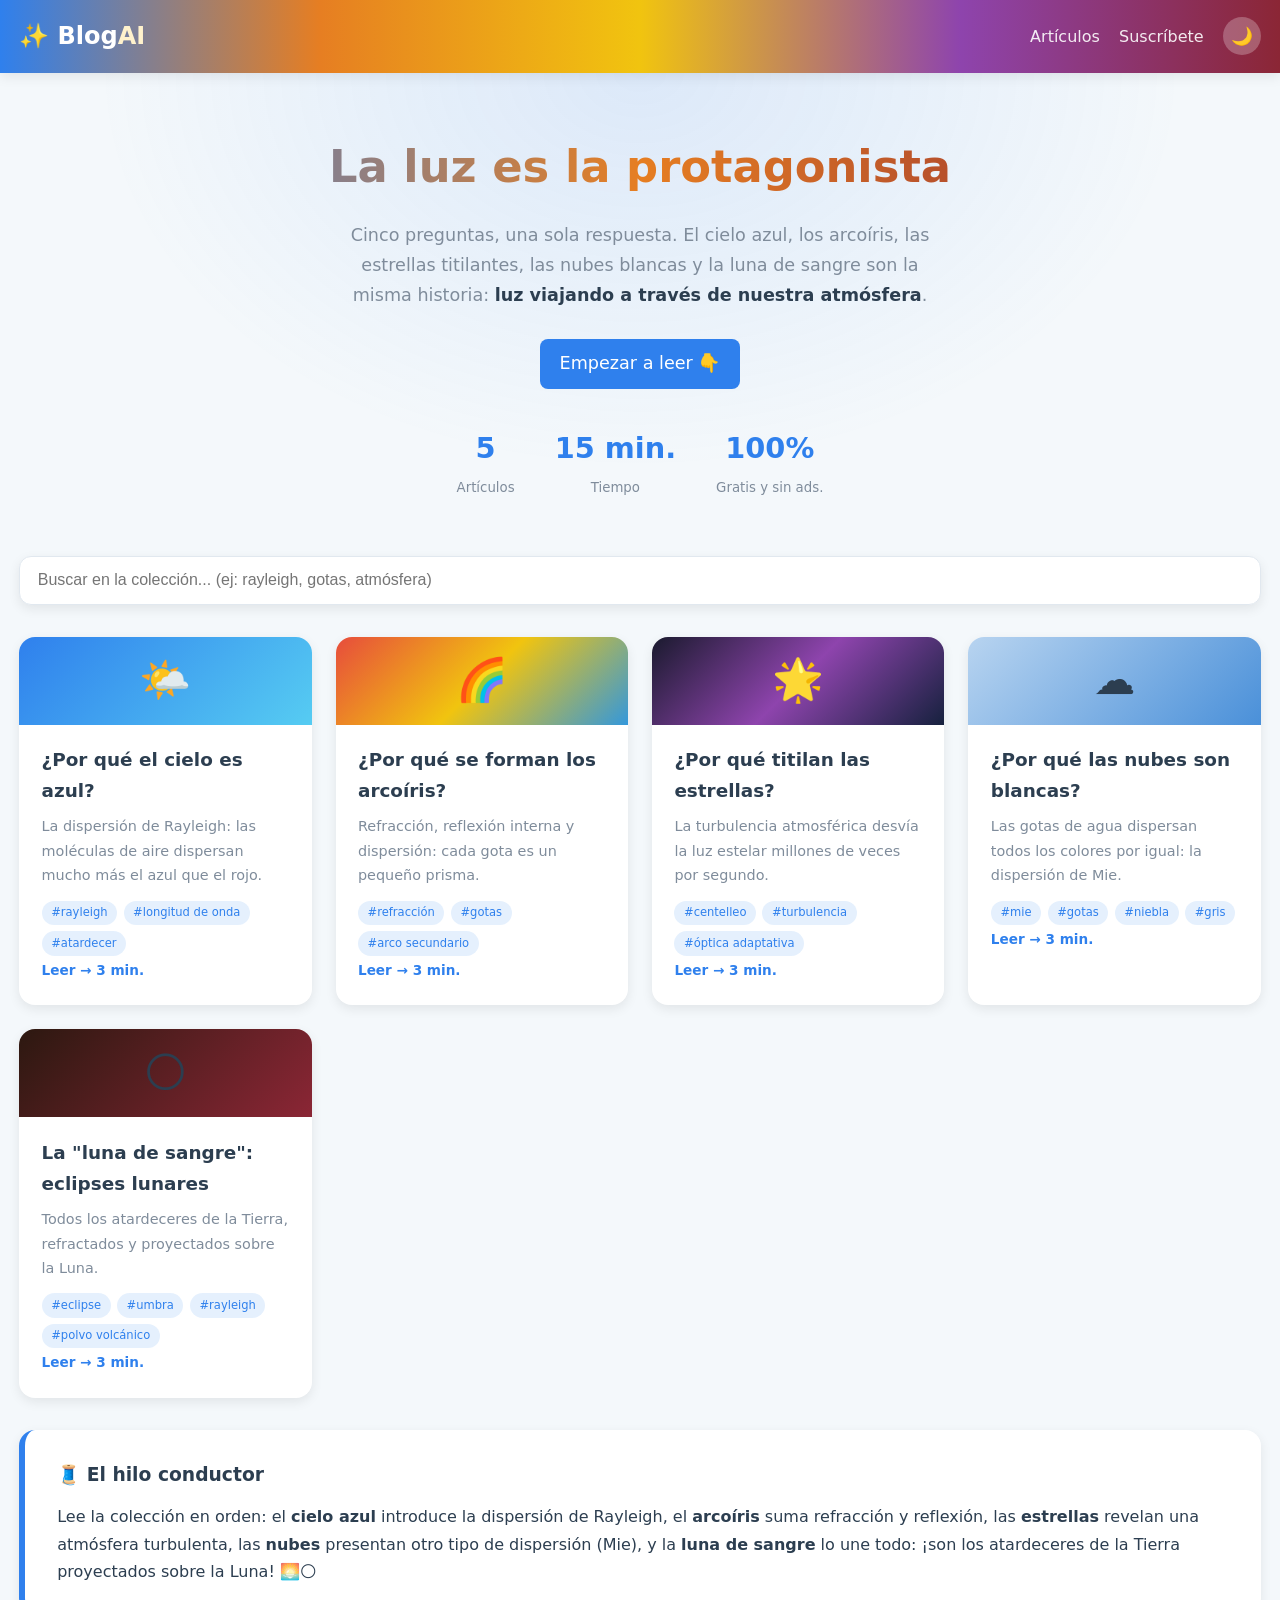
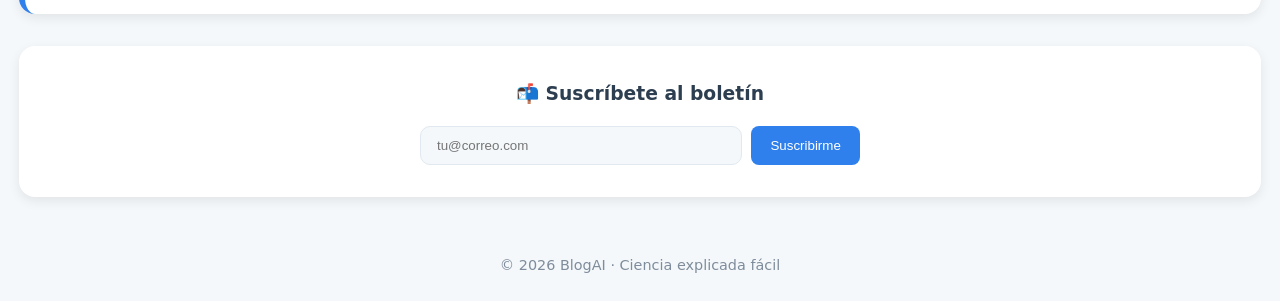
<file: index.html>
<!DOCTYPE html>
<html lang="es">
<head>
  <meta charset="UTF-8">
  <meta name="viewport" content="width=device-width, initial-scale=1.0">
  <title>Cielo Azul Blog · La ciencia del cielo explicada fácil</title>
  <link rel="stylesheet" href="styles.css">
</head>
<body>
  <!-- Fondo animado de partículas de luz -->
  <div class="lightfield" aria-hidden="true"></div>

  <!-- Barra de progreso -->
  <div id="progress-bar"></div>

  <header class="site-header">
    <div class="container header-content">
      <h1 class="logo">✨ Blog<span>AI</span></h1>
      <nav>
        <a href="#articulos" class="nav-link">Artículos</a>
        <a href="#suscripcion" class="nav-link">Suscríbete</a>
        <button id="theme-toggle" title="Cambiar tema">🌙</button>
      </nav>
    </div>
  </header>

  <!-- Hero -->
  <section class="hero">
    <div class="container hero-content">
      <h2>La luz es la protagonista</h2>
      <p class="hero-sub">
        Cinco preguntas, una sola respuesta. El cielo azul, los arcoíris, las estrellas
        titilantes, las nubes blancas y la luna de sangre son la misma historia:
        <strong>luz viajando a través de nuestra atmósfera</strong>.
      </p>
      <a href="#articulos" class="btn btn-primary btn-big">Empezar a leer 👇</a>
      <div class="hero-stats">
        <div class="stat"><span id="stat-posts">5</span><small>Artículos</small></div>
        <div class="stat"><span>15 min.</span><small>Tiempo</small></div>
        <div class="stat"><span>100%</span><small>Gratis y sin ads.</small></div>
      </div>
    </div>
  </section>

  <main class="container" id="articulos">
    <!-- Buscador -->
    <div class="search-bar">
      <input type="text" id="search-input" placeholder="Buscar en la colección... (ej: rayleigh, gotas, atmósfera)">
    </div>

    <!-- Las tarjetas se generan con JS -->
    <div class="cards-grid" id="cards-grid"></div>
    <p id="no-results" class="msg">No se encontraron artículos para tu búsqueda. 🔍</p>

    <!-- Hilo conductor -->
    <section class="thread">
      <h3>🧵 El hilo conductor</h3>
      <p>
        Lee la colección en orden: el <strong>cielo azul</strong> introduce la dispersión de Rayleigh,
        el <strong>arcoíris</strong> suma refracción y reflexión, las <strong>estrellas</strong> revelan
        una atmósfera turbulenta, las <strong>nubes</strong> presentan otro tipo de dispersión (Mie),
        y la <strong>luna de sangre</strong> lo une todo: ¡son los atardeceres de la Tierra proyectados
        sobre la Luna! 🌅🌕
      </p>
    </section>

    <!-- Suscripción -->
    <section class="subscribe-section" id="suscripcion">
      <h3>📬 Suscríbete al boletín</h3>
      <form id="subscribe-form">
        <input type="email" id="subscribe-email" placeholder="tu@correo.com" required>
        <button type="submit" class="btn btn-primary">Suscribirme</button>
      </form>
      <p id="subscribe-msg" class="msg"></p>
    </section>
  </main>

  <footer class="site-footer">
    <p>© <span id="year"></span> BlogAI · Ciencia explicada fácil</p>
  </footer>

  <div id="toast"></div>

  <script src="script.js"></script>
</body>
</html>
</file>
<file: styles.css>
/* ====== Variables y modo oscuro ====== */
:root {
  --bg: #f4f8fb;
  --surface: #ffffff;
  --text: #2c3e50;
  --accent: #2f80ed;
  --accent-hover: #1b66c9;
  --muted: #7f8c9b;
  --border: #e1e8ef;
  --shadow: 0 4px 12px rgba(0, 0, 0, 0.08);
}

body.dark {
  --bg: #0f172a;
  --surface: #1e293b;
  --text: #e2e8f0;
  --accent: #60a5fa;
  --accent-hover: #93c5fd;
  --muted: #94a3b8;
  --border: #334155;
  --shadow: 0 4px 12px rgba(0, 0, 0, 0.4);
}

* { margin: 0; padding: 0; box-sizing: border-box; }

body {
  font-family: 'Segoe UI', system-ui, sans-serif;
  background: var(--bg);
  color: var(--text);
  line-height: 1.7;
  transition: background 0.3s, color 0.3s;
}

.container { max-width: 1400px; margin: 0 auto; padding: 0 1.2rem; }

/* ====== Fondo de puntos de luz ====== */
.lightfield {
  position: fixed;
  inset: 0;
  z-index: -1;
  pointer-events: none;
  background-image:
    radial-gradient(1px 1px at 15% 25%, #2f80ed44, transparent),
    radial-gradient(1px 1px at 45% 65%, #f6c44544, transparent),
    radial-gradient(2px 2px at 75% 35%, #e74c3c33, transparent),
    radial-gradient(1px 1px at 25% 80%, #2ecc7144, transparent),
    radial-gradient(1px 1px at 90% 75%, #9b59b644, transparent);
  background-size: 500px 500px;
  opacity: 0;
  transition: opacity 0.6s;
}
body.dark .lightfield { opacity: 1; animation: glow 4s ease-in-out infinite alternate; }
@keyframes glow { from { opacity: 0.4; } to { opacity: 1; } }

/* ====== Barra de progreso ====== */
#progress-bar {
  position: fixed;
  top: 0; left: 0;
  height: 4px;
  width: 0%;
  background: linear-gradient(90deg, #2f80ed, #e67e22, #f6c445, #4a90d9, #8b2635);
  z-index: 1000;
  transition: width 0.1s;
}

/* ====== Header ====== */
.site-header {
  background: linear-gradient(90deg, #2f80ed, #e67e22, #f1c40f, #8e44ad, #8b2635);
  color: #fff;
  padding: 1rem 0;
  position: sticky;
  top: 0;
  box-shadow: var(--shadow);
  z-index: 900;
}

.header-content {
  display: flex;
  justify-content: space-between;
  align-items: center;
  flex-wrap: wrap;
  gap: 0.5rem;
}

.logo { font-size: 1.5rem; }
.logo span { color: #fff2cc; }

nav { display: flex; align-items: center; gap: 1.2rem; }
.nav-link {
  color: #fff;
  text-decoration: none;
  opacity: 0.9;
  font-weight: 500;
}
.nav-link:hover { opacity: 1; text-decoration: underline; }

#theme-toggle {
  background: rgba(255, 255, 255, 0.25);
  border: none;
  border-radius: 50%;
  width: 38px; height: 38px;
  font-size: 1.1rem;
  cursor: pointer;
  transition: transform 0.2s;
}
#theme-toggle:hover { transform: scale(1.1); }

/* ====== Hero ====== */
.hero {
  text-align: center;
  padding: 3.5rem 1.2rem 2.5rem;
  background:
    radial-gradient(ellipse at top, rgba(47, 128, 237, 0.12), transparent 60%);
}
.hero h2 {
  font-size: clamp(1.8rem, 4vw, 2.8rem);
  margin-bottom: 1rem;
  background: linear-gradient(90deg, #2f80ed, #e67e22, #8b2635);
  -webkit-background-clip: text;
  background-clip: text;
  -webkit-text-fill-color: transparent;
}
.hero-sub {
  max-width: 620px;
  margin: 0 auto 1.8rem;
  color: var(--muted);
  font-size: 1.1rem;
}
.hero-sub strong { color: var(--text); }

.btn-big { font-size: 1.1rem; padding: 0.8rem 2rem; }

.hero-stats {
  display: flex;
  justify-content: center;
  gap: 2.5rem;
  margin-top: 2.2rem;
  flex-wrap: wrap;
}
.stat { text-align: center; }
.stat span {
  display: block;
  font-size: 1.8rem;
  font-weight: 800;
  color: var(--accent);
}
.stat small { color: var(--muted); }

/* ====== Buscador ====== */
.search-bar { margin: 1rem 0 2rem; }
.search-bar input {
  width: 100%;
  padding: 0.9rem 1.1rem;
  border: 1px solid var(--border);
  border-radius: 12px;
  background: var(--surface);
  color: var(--text);
  font-size: 1rem;
  box-shadow: var(--shadow);
}

/* ====== Tarjetas ====== */
.cards-grid {
  display: grid;
  grid-template-columns: repeat(auto-fill, minmax(280px, 1fr));
  gap: 1.5rem;
  margin-bottom: 2rem;
}

.card {
  background: var(--surface);
  border-radius: 16px;
  overflow: hidden;
  box-shadow: var(--shadow);
  text-decoration: none;
  color: var(--text);
  transition: transform 0.25s, box-shadow 0.25s;
  animation: fadeUp 0.5s ease both;
  display: block;
}
.card:hover {
  transform: translateY(-6px) scale(1.02);
  box-shadow: 0 12px 28px rgba(0, 0, 0, 0.16);
}
.card-banner {
  height: 88px;
  display: flex;
  align-items: center;
  justify-content: center;
  font-size: 2.6rem;
}
.card-body { padding: 1.2rem 1.4rem 1.4rem; }
.card-body h3 { font-size: 1.15rem; margin-bottom: 0.5rem; }
.card-body p { font-size: 0.9rem; color: var(--muted); margin-bottom: 0.8rem; }
.card-tags { display: flex; flex-wrap: wrap; gap: 0.4rem; }
.card-tag {
  font-size: 0.72rem;
  background: rgba(47, 128, 237, 0.12);
  color: var(--accent);
  padding: 0.15rem 0.6rem;
  border-radius: 999px;
}
.card-link { font-size: 0.85rem; color: var(--accent); font-weight: 600; }

/* Bordes de color por artículo */
.card[data-theme="cielo"]     .card-banner { background: linear-gradient(135deg, #2f80ed, #56ccf2); }
.card[data-theme="arcoiris"]  .card-banner { background: linear-gradient(135deg, #e74c3c, #f1c40f, #3498db); }
.card[data-theme="estrellas"] .card-banner { background: linear-gradient(135deg, #1a1a2e, #8e44ad, #16213e); }
.card[data-theme="nubes"]     .card-banner { background: linear-gradient(135deg, #b8d4f0, #4a90d9); }
.card[data-theme="luna"]      .card-banner { background: linear-gradient(135deg, #2c1810, #8b2635); }

/* ====== Hilo conductor y suscripción ====== */
.thread {
  background: var(--surface);
  border-radius: 16px;
  padding: 1.8rem 2rem;
  box-shadow: var(--shadow);
  margin-bottom: 2rem;
  border-left: 6px solid var(--accent);
}
.thread h3 { margin-bottom: 0.8rem; }

.subscribe-section {
  background: var(--surface);
  border-radius: 16px;
  padding: 2rem;
  box-shadow: var(--shadow);
  text-align: center;
  margin-bottom: 2rem;
}
#subscribe-form {
  display: flex;
  gap: 0.6rem;
  max-width: 440px;
  margin: 1rem auto 0;
}
#subscribe-form input {
  flex: 1;
  padding: 0.7rem 1rem;
  border: 1px solid var(--border);
  border-radius: 10px;
  background: var(--bg);
  color: var(--text);
}

/* ====== Botones, mensajes, footer, toast ====== */
.btn {
  background: var(--surface);
  border: 1px solid var(--border);
  color: var(--text);
  padding: 0.6rem 1.2rem;
  border-radius: 8px;
  cursor: pointer;
  transition: all 0.2s;
  text-decoration: none;
  display: inline-block;
}
.btn:hover { background: var(--accent); color: #fff; }
.btn-primary { background: var(--accent); color: #fff; border: none; }
.btn-primary:hover { background: var(--accent-hover); }

.msg { font-size: 0.9rem; margin-top: 0.6rem; display: none; }
.msg.visible { display: block; }
.msg.success { color: #27ae60; }
.msg.error { color: #e74c3c; }
#no-results { color: var(--muted); text-align: center; font-size: 1.05rem; }

.site-footer {
  text-align: center;
  padding: 1.5rem;
  color: var(--muted);
  font-size: 0.9rem;
}

#toast {
  position: fixed;
  bottom: 2rem;
  left: 50%;
  transform: translateX(-50%) translateY(100px);
  background: var(--text);
  color: var(--bg);
  padding: 0.8rem 1.5rem;
  border-radius: 10px;
  opacity: 0;
  transition: all 0.3s;
  z-index: 1200;
}
#toast.show { opacity: 1; transform: translateX(-50%) translateY(0); }

/* ====== Animaciones y responsive ====== */
@keyframes fadeUp {
  from { opacity: 0; transform: translateY(20px); }
  to { opacity: 1; transform: translateY(0); }
}

@media (max-width: 600px) {
  .hero { padding: 2.5rem 1rem; }
  .hero-stats { gap: 1.5rem; }
}
</file>
